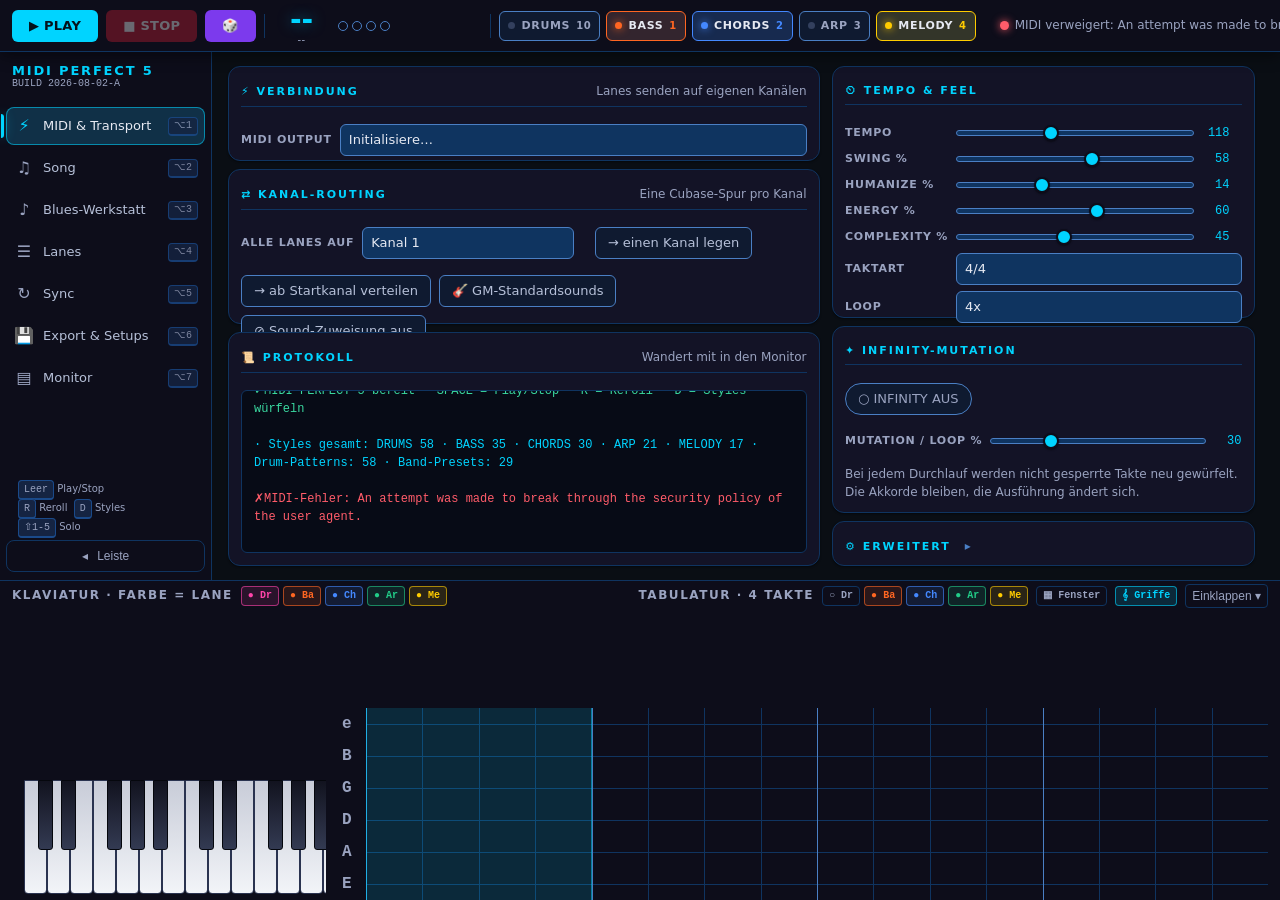
<file: index.html>
<!DOCTYPE html>
<html lang="de">
<head>
<meta charset="utf-8">
<title>MIDI PERFECT 5</title>
<meta name="viewport" content="width=device-width, initial-scale=1">
<meta name="description" content="Multi-Lane MIDI-Generator als einzelne HTML-Datei. Sieben Bereiche, MIDI-Import, Tabulatur mit Griffbildern, Web MIDI, MIDI Clock und MMC-Sync mit Cubase, SMF-Export.">
<link rel="canonical" href="https://gunthernuyken.github.io/Midi-Perfekt-5/MIDI%20PERFECT%205.html">
<meta http-equiv="refresh" content="0; url=MIDI%20PERFECT%205.html">
<style>
body{margin:0;min-height:100vh;display:grid;place-items:center;background:#0a0e14;color:#e6ebf1;
     font:16px/1.6 -apple-system,BlinkMacSystemFont,"Segoe UI",Roboto,sans-serif;text-align:center;padding:24px}
a{color:#4fb0ff}
</style>
</head>
<body>
<div>
<h1>MIDI PERFECT 5</h1>
<p>Anwendung wird geladen&hellip;</p>
<p>Falls nichts passiert: <a href="MIDI%20PERFECT%205.html">MIDI PERFECT 5.html direkt &ouml;ffnen</a></p>
<p style="color:#94a3b3;font-size:14px">Ben&ouml;tigt Chrome oder Edge &mdash; Web MIDI ist in Safari und Firefox nicht implementiert.</p>
<p style="color:#94a3b3;font-size:14px"><a href="https://gunthernuyken.github.io/midi-perfect-3/">Versionen 3 &amp; 4</a></p>
</div>
<script>location.replace('MIDI%20PERFECT%205.html');</script>
</body>
</html>
</file>
